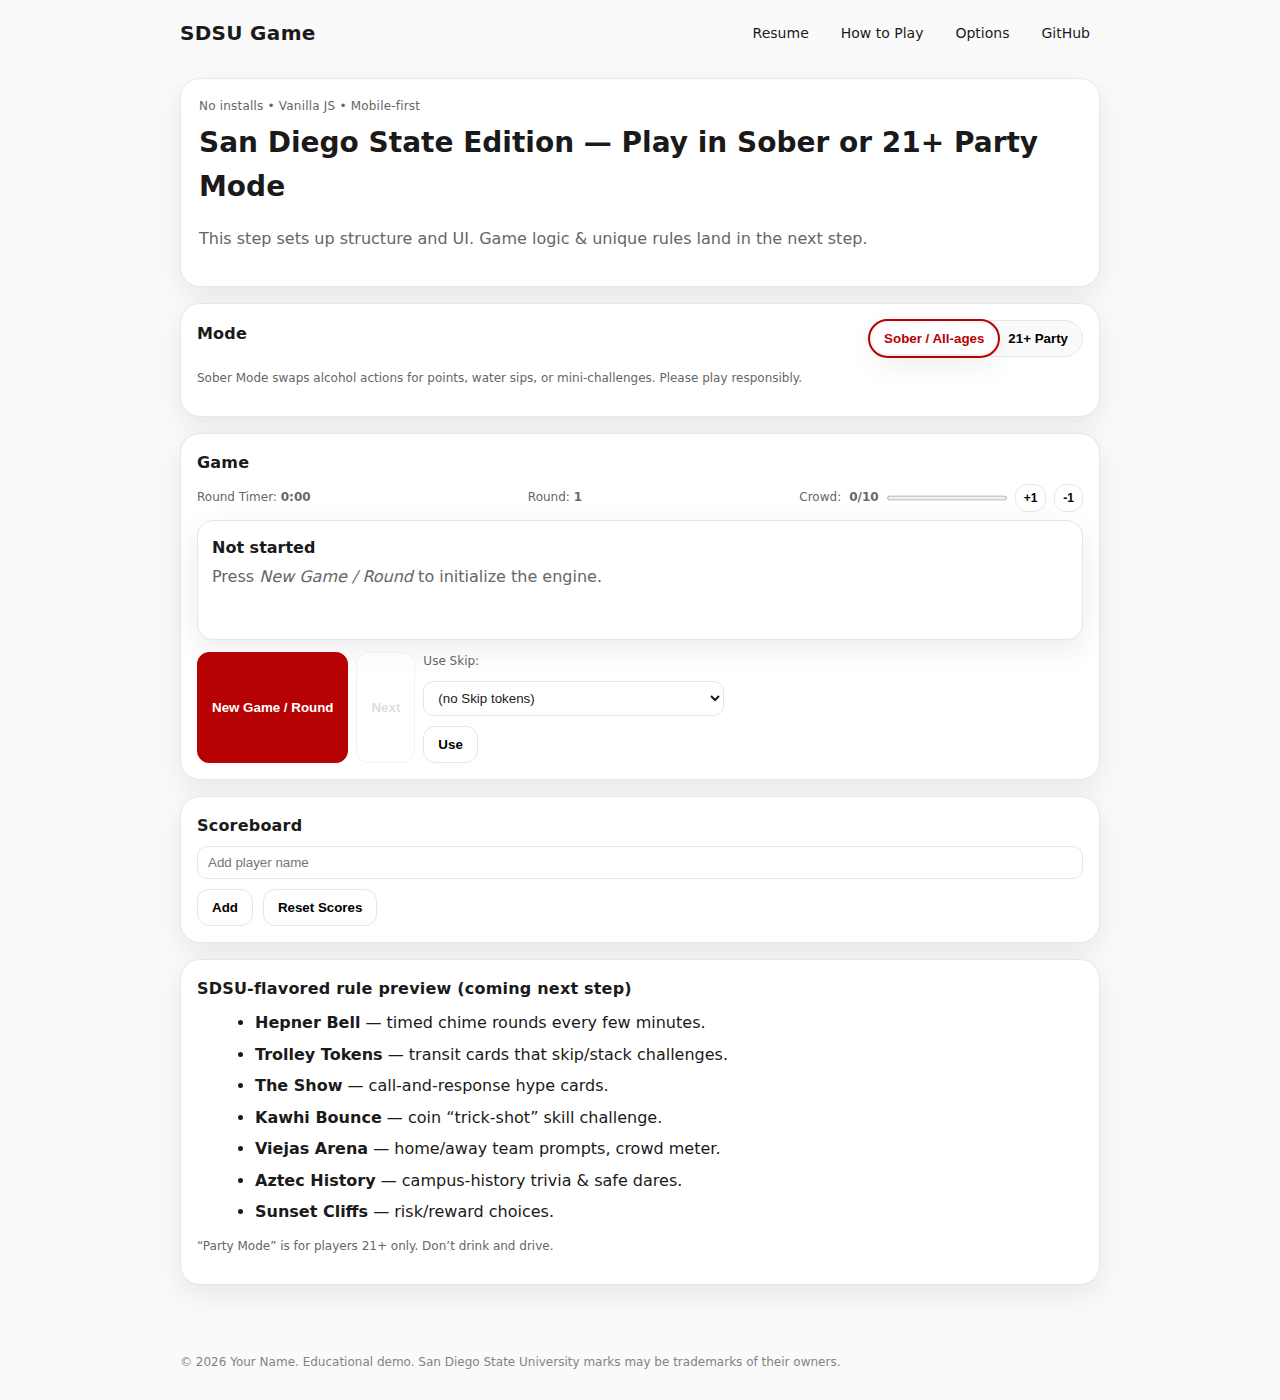
<file: index.html>
<!doctype html>
<html lang="en" data-mode="sober">
<head>
  <meta charset="utf-8" />
  <meta name="viewport" content="width=device-width,initial-scale=1" />
  <title>SDSU Edition — Party & Sober Modes</title>
  <meta name="description" content="A lightweight web game with Sober and 21+ Party modes, plus an engineering resume (coming soon)." />
  <link rel="stylesheet" href="./styles.css" />
  <link rel="icon" href="data:image/svg+xml,%3Csvg xmlns=%27http://www.w3.org/2000/svg%27 viewBox=%270 0 100 100%27%3E%3Ctext y=%2780%27 x=%2710%27 font-size=%2780%27%3E🎓%3C/text%3E%3C/svg%3E">
  
 <script defer src="./deck.js"></script>
<script defer src="./app.js"></script>

  <script defer src="./app.js"></script>
</head>
<body>
  <header class="site-header">
    <h1 class="brand">SDSU Game</h1>
    
    <nav class="nav">
  <a href="./resume.html" class="nav-link">Resume</a>
  <a href="#" id="howToLink" class="nav-link">How to Play</a>
  <a href="#" id="optionsLink" class="nav-link">Options</a>
  <a href="https://github.com" target="_blank" rel="noopener" class="nav-link">GitHub</a>
</nav>

  </header>

  <main class="container" role="main">
    <section class="hero">
      <p class="kicker">No installs • Vanilla JS • Mobile-first</p>
      <h2>San Diego State Edition — Play in Sober or 21+ Party Mode</h2>
      <p class="muted">
        This step sets up structure and UI. Game logic & unique rules land in the next step.
      </p>
    </section>

    <section class="panel">
      <div class="row between center">
        <h3 class="section-title">Mode</h3>
        <div class="segmented" role="group" aria-label="Game mode">
          <button class="seg-btn is-active" data-mode="sober" aria-pressed="true">Sober / All-ages</button>
          <button class="seg-btn" data-mode="party" aria-pressed="false">21+ Party</button>
        </div>
      </div>
      <p class="tiny muted" id="modeNote">
        Sober Mode swaps alcohol actions for points, water sips, or mini-challenges. Please play responsibly.
      </p>
    </section>

    <section class="panel">
  <h3 class="section-title">Game</h3>

  <!-- HUD -->
  <div class="hud row between center">
    <div class="tiny muted">Round Timer: <strong id="timer">--:--</strong></div>
    <div class="tiny muted">Round: <strong id="roundLabel">1</strong></div>
    <div class="tiny muted crowd-wrap">
      Crowd: <strong id="crowdVal">0/10</strong>
      <progress id="crowdBar" max="10" value="0" aria-label="Crowd meter"></progress>
      <button id="crowdPlus" class="btn tinybtn" title="Crowd +1">+1</button>
      <button id="crowdMinus" class="btn tinybtn" title="Crowd -1">-1</button>
    </div>
  </div>

  <div class="game">
    <div id="card" class="card" aria-live="polite">
      <div class="card-title">Not started</div>
      <p class="card-body muted">Press <em>New Game / Round</em> to initialize the engine.</p>
    </div>

    <div class="controls">
      <button id="startBtn" class="btn primary">New Game / Round</button>
      <button id="nextBtn" class="btn" disabled>Next</button>

      <div class="row">
        <span class="tiny muted">Use Skip:</span>
        <select id="skipSelect" class="input"></select>
        <button id="useSkipBtn" class="btn">Use</button>
        <span id="skipArmedNote" class="tiny muted" aria-live="polite"></span>
      </div>
    </div>
  </div>
</section>

    <section class="panel">
  <h3 class="section-title">Scoreboard</h3>
  <div id="players" class="players"></div>
  <div class="row">
    <input id="newPlayerName" class="input" placeholder="Add player name" />
    <button id="addPlayerBtn" class="btn">Add</button>
    <button id="resetScoresBtn" class="btn">Reset Scores</button>
  </div>
</section>

    <section class="panel">
      <h3 class="section-title">SDSU-flavored rule preview (coming next step)</h3>
      <ul class="rules">
        <li><strong>Hepner Bell</strong> — timed chime rounds every few minutes.</li>
        <li><strong>Trolley Tokens</strong> — transit cards that skip/stack challenges.</li>
        <li><strong>The Show</strong> — call-and-response hype cards.</li>
        <li><strong>Kawhi Bounce</strong> — coin “trick-shot” skill challenge.</li>
        <li><strong>Viejas Arena</strong> — home/away team prompts, crowd meter.</li>
        <li><strong>Aztec History</strong> — campus-history trivia & safe dares.</li>
        <li><strong>Sunset Cliffs</strong> — risk/reward choices.</li>
      </ul>
      <p class="tiny muted">“Party Mode” is for players 21+ only. Don’t drink and drive.</p>
    </section>
  </main>

  <footer class="site-footer">
    <p class="tiny muted">© <span id="year"></span> Your Name. Educational demo. San Diego State University marks may be trademarks of their owners.</p>
  </footer>

  <!-- Age Gate (shown only if switching to Party Mode without prior verification) -->
  <dialog id="ageGate" aria-label="Age verification">
    <form method="dialog" class="dialog-card">
      <h3>Are you 21 or older?</h3>
      <p class="muted">Party Mode is for 21+ players only. Sober Mode is available for everyone.</p>
      <div class="dialog-actions">
        <button value="no" class="btn">No, keep Sober Mode</button>
        <button value="yes" class="btn primary">Yes, I am 21+</button>
      </div>
    </form>
  </dialog>
  
  <!-- Setup dialog -->
<dialog id="setupDlg" aria-label="New game setup">
  <form method="dialog" class="dialog-card">
    <h3>New Game Setup</h3>

    <label class="tiny">Players (comma-separated)</label>
    <input type="text" id="playersInput" class="input" value="You, Friend" />

    <div class="row">
      <div style="flex:1">
        <label class="tiny">Win points</label>
        <input type="number" id="winPointsInput" class="input" min="5" max="50" />
      </div>
      <div style="flex:1">
        <label class="tiny">Round length (seconds)</label>
        <input type="number" id="roundSecondsInput" class="input" min="30" max="600" />
      </div>
    </div>

    <p class="tiny muted">Hepner Bell interrupts automatically every few minutes.</p>

    <div class="dialog-actions">
      <button value="cancel" class="btn">Cancel</button>
      <button value="begin" class="btn primary">Begin</button>
    </div>
  </form>
</dialog>

<!-- How to Play dialog -->
<dialog id="howToDlg" aria-label="How to Play">
  <form method="dialog" class="dialog-card">
    <h3>How to Play — SDSU Edition</h3>
    <p class="tiny muted">Two modes: <strong>Sober / All-ages</strong> and <strong>21+ Party</strong> (age gate enforced). Same cards, different actions.</p>

    <ul class="rules" style="margin-left:18px">
      <li><strong>Goal:</strong> First to <em>Win points</em> (default 10) or play by rounds.</li>
      <li><strong>Loop:</strong> Draw a card → follow the prompt → award/adjust points (+/- next to each player) → Next.</li>
      <li><strong>Crowd Meter:</strong> Hype actions raise Crowd. At max, a <em>Storm the Court</em> card triggers; meter resets to 3.</li>
      <li><strong>Hepner Bell:</strong> Every few minutes, a bell interrupt shows a global mini-action.</li>
      <li><strong>Trolley Tokens:</strong> Cards may grant <em>Skip</em> or <em>Boost</em>. Skip arms the next card to be skipped; Boost adds +2 the next time that player gains points.</li>
    </ul>

    <h4>Keyboard shortcuts</h4>
    <ul class="rules" style="margin-left:18px">
      <li><kbd>N</kbd> — Next card</li>
      <li><kbd>S</kbd> — New Game / Round (opens setup)</li>
      <li><kbd>[</kbd>/<kbd>]</kbd> — Crowd −1 / +1</li>
      <li><kbd>1…9</kbd> — +1 point to player #1–#9 (hold <kbd>⌥ Option</kbd> for −1)</li>
      <li><kbd>Esc</kbd> — Close an open dialog</li>
    </ul>

    <p class="tiny muted">Play responsibly. Party Mode is for 21+ only. Hydrate; never drink and drive.</p>

    <div class="dialog-actions">
      <button value="ok" class="btn primary">Got it</button>
    </div>
  </form>
</dialog>

<!-- Options dialog -->
<dialog id="optionsDlg" aria-label="Options">
  <form method="dialog" class="dialog-card">
    <h3>Options</h3>

    <label class="tiny">
      <input type="checkbox" id="optKeyboard" checked />
      Enable keyboard shortcuts
    </label>

    <div class="row" style="margin-top:8px">
      <div style="flex:1">
        <label class="tiny">Hepner Bell interval (seconds)</label>
        <input type="number" id="optBell" class="input" min="10" max="600" />
      </div>
      <div style="flex:1">
        <label class="tiny">Crowd max (trigger)</label>
        <input type="number" id="optCrowdMax" class="input" min="5" max="20" />
      </div>
      <div style="flex:1">
        <label class="tiny">Crowd reset after Storm</label>
        <input type="number" id="optCrowdReset" class="input" min="0" max="10" />
      </div>
    </div>

    <p class="tiny muted">Round length & win points are set in the “New Game / Round” setup dialog.</p>

    <div class="dialog-actions">
      <button value="cancel" class="btn">Cancel</button>
      <button value="save" class="btn primary">Save</button>
    </div>
  </form>
</dialog>

  
</body>
</html>
</file>
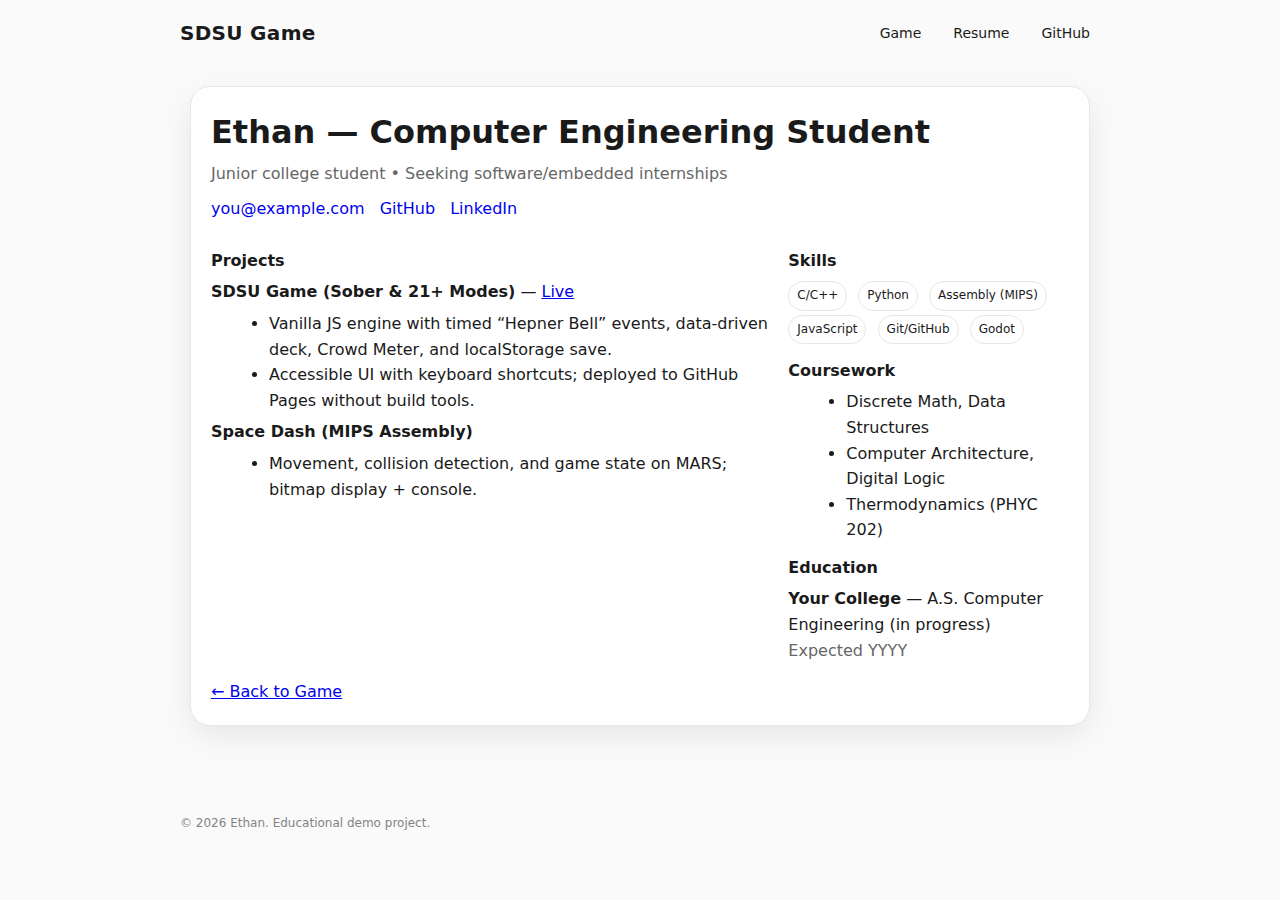
<file: resume.html>
<!doctype html>
<html lang="en">
<head>
  <meta charset="utf-8"/>
  <meta name="viewport" content="width=device-width,initial-scale=1"/>
  <title>Ethan — Engineering Resume</title>
  <link rel="stylesheet" href="./styles.css"/>
  <style>
    .resume{ max-width: 900px; margin: 20px auto 60px; background: var(--panel); border:1px solid var(--border); border-radius:20px; box-shadow: var(--shadow); padding: 20px; }
    .header{ display:flex; flex-wrap:wrap; justify-content:space-between; gap:10px; }
    .name{ font-size: clamp(22px, 3vw, 32px); margin:0; }
    .subtitle{ color: var(--muted); margin: 2px 0 0; }
    .cols{ display:grid; grid-template-columns: 2fr 1fr; gap: 16px; margin-top: 14px; }
    .section{ margin-top: 12px; }
    .section h3{ margin:0 0 6px; font-size: 16px; }
    .item{ margin: 6px 0; }
    .pill{ display:inline-block; padding:4px 8px; border:1px solid var(--border); border-radius:999px; font-size:12px; margin:2px 6px 2px 0; }
    .muted{ color: var(--muted); }
    .links a{ text-decoration:none; margin-right:10px; }
    .back{ display:inline-block; margin: 10px 0 0; }
    ul{ margin: 6px 0 0 18px; }
    @media (max-width: 760px){ .cols{ grid-template-columns: 1fr; } }
  </style>
</head>
<body>
  <header class="site-header">
    <h1 class="brand">SDSU Game</h1>
    <nav class="nav">
      <a href="./index.html" class="nav-link">Game</a>
      <a href="./resume.html" class="nav-link is-active">Resume</a>
      <a href="https://github.com" target="_blank" rel="noopener" class="nav-link">GitHub</a>
    </nav>
  </header>

  <main class="resume">
    <div class="header">
      <div>
        <h2 class="name">Ethan — Computer Engineering Student</h2>
        <p class="subtitle">Junior college student • Seeking software/embedded internships</p>
      </div>
      <div class="links">
        <!-- Replace with your real links -->
        <a href="mailto:you@example.com">you@example.com</a>
        <a href="https://github.com/ethangarc1a" target="_blank" rel="noopener">GitHub</a>
        <a href="https://www.linkedin.com/" target="_blank" rel="noopener">LinkedIn</a>
      </div>
    </div>

    <div class="cols">
      <section class="section">
        <h3>Projects</h3>

        <div class="item">
          <strong>SDSU Game (Sober & 21+ Modes)</strong> — <a href="./index.html">Live</a>
          <ul>
            <li>Vanilla JS engine with timed “Hepner Bell” events, data-driven deck, Crowd Meter, and localStorage save.</li>
            <li>Accessible UI with keyboard shortcuts; deployed to GitHub Pages without build tools.</li>
          </ul>
        </div>

        <div class="item">
          <strong>Space Dash (MIPS Assembly)</strong>
          <ul>
            <li>Movement, collision detection, and game state on MARS; bitmap display + console.</li>
          </ul>
        </div>
      </section>

      <aside>
        <section class="section">
          <h3>Skills</h3>
          <div>
            <span class="pill">C/C++</span>
            <span class="pill">Python</span>
            <span class="pill">Assembly (MIPS)</span>
            <span class="pill">JavaScript</span>
            <span class="pill">Git/GitHub</span>
            <span class="pill">Godot</span>
          </div>
        </section>

        <section class="section">
          <h3>Coursework</h3>
          <ul>
            <li>Discrete Math, Data Structures</li>
            <li>Computer Architecture, Digital Logic</li>
            <li>Thermodynamics (PHYC 202)</li>
          </ul>
        </section>

        <section class="section">
          <h3>Education</h3>
          <div class="item">
            <strong>Your College</strong> — A.S. Computer Engineering (in progress)
            <div class="muted">Expected YYYY</div>
          </div>
        </section>
      </aside>
    </div>

    <a class="back" href="./index.html">← Back to Game</a>
  </main>

  <footer class="site-footer">
    <p class="tiny muted">© <span id="year"></span> Ethan. Educational demo project.</p>
  </footer>

  <script>
    document.getElementById('year').textContent = new Date().getFullYear();
  </script>
</body>
</html>
</file>
<file: styles.css>
:root{
  --bg:#fafafa; --panel:#fff; --text:#1a1a1a; --muted:#666; --border:#e7e7e7;
  --accent:#b60202; --shadow:0 10px 30px rgba(0,0,0,.08);
  --radius:16px; --radius-lg:20px;
}
@media (prefers-color-scheme: dark){
  :root{
    --bg:#0f1115; --panel:#151821; --text:#eaeaea; --muted:#a1a1a1; --border:#2a2e3a;
    --accent:#ff4d4f; --shadow:0 10px 30px rgba(0,0,0,.5);
  }
}
:root[data-theme="light"]{ --bg:#fafafa; --panel:#fff; --text:#1a1a1a; --muted:#666; --border:#e7e7e7; --accent:#b60202; --shadow:0 10px 30px rgba(0,0,0,.08); }
:root[data-theme="dark"]{ --bg:#0f1115; --panel:#151821; --text:#eaeaea; --muted:#a1a1a1; --border:#2a2e3a; --accent:#ff4d4f; --shadow:0 10px 30px rgba(0,0,0,.5); }

*{box-sizing:border-box}
html,body{height:100%}
body{margin:0;background:var(--bg);color:var(--text);font:16px/1.6 system-ui,-apple-system,Segoe UI,Roboto,sans-serif}

/* Layout */
.site-header,.site-footer{max-width:960px;margin:0 auto;padding:16px 20px}
.container{max-width:960px;margin:0 auto;padding:12px 20px 40px}
.site-header{display:flex;align-items:center;justify-content:space-between}
.brand{font-size:20px;margin:0;letter-spacing:.3px}
.nav{display:flex;gap:12px;flex-wrap:wrap}
.nav-link{text-decoration:none;color:var(--text);font-size:14px;padding:6px 10px;border-radius:10px}
.nav-link:hover{background:var(--panel);box-shadow:var(--shadow)}
.nav-link.disabled{opacity:.45;pointer-events:none}

.hero{background:var(--panel);border:1px solid var(--border);border-radius:var(--radius-lg);padding:18px;box-shadow:var(--shadow)}
.kicker{margin:0 0 4px;font-size:12px;color:var(--muted);letter-spacing:.2px}
h2{margin:0 0 6px;font-size:clamp(20px,3vw,28px)}
.muted{color:var(--muted)}
.tiny{font-size:12px}
.section-title{margin:0 0 8px;font-size:16px;letter-spacing:.2px}

.panel{margin-top:16px;padding:16px;background:var(--panel);border:1px solid var(--border);border-radius:var(--radius-lg);box-shadow:var(--shadow)}

.row{display:flex;gap:10px;align-items:center;flex-wrap:wrap}
.row.center{align-items:center}
.row.between{justify-content:space-between}

.segmented{display:inline-flex;background:var(--bg);border:1px solid var(--border);border-radius:999px;padding:2px}
.seg-btn{border:0;background:transparent;padding:8px 12px;border-radius:999px;font-weight:600;cursor:pointer}
.seg-btn.is-active{background:var(--panel);box-shadow:var(--shadow);color:var(--accent)}
.seg-btn[aria-pressed="true"]{outline:2px solid var(--accent);outline-offset:2px}

.game{display:grid;gap:12px}
.card{border:1px solid var(--border);border-radius:var(--radius);padding:14px;background:var(--panel);box-shadow:var(--shadow);min-height:120px}
.card-title{font-weight:700;margin-bottom:4px}
.card-body{margin:0}

.controls{display:flex;gap:8px;flex-wrap:wrap}
.btn{appearance:none;border:1px solid var(--border);background:var(--panel);border-radius:12px;padding:10px 14px;cursor:pointer;font-weight:600}
.btn:hover{box-shadow:var(--shadow)}
.btn:disabled{opacity:.5;cursor:not-allowed}
.btn.primary{border-color:var(--accent);color:var(--panel);background:var(--accent)}
.btn.primary:disabled{color:var(--panel)}

.input{border:1px solid var(--border);background:var(--panel);color:var(--text);padding:8px 10px;border-radius:10px;min-width:160px;width:100%}

.rules{margin:8px 0 0 18px}
.rules li{margin:6px 0}

/* Dialog */
dialog::backdrop{background:rgba(0,0,0,.4)}
dialog{border:0;padding:0;border-radius:var(--radius-lg);width:min(600px,92vw);background:var(--panel);color:var(--text)}
.dialog-card{padding:16px}
.dialog-actions{display:flex;gap:8px;justify-content:flex-end;margin-top:10px}

/* Footer */
.site-footer{opacity:.8}

/* HUD / players */
.hud{margin-bottom:8px}
.crowd-wrap{display:flex;align-items:center;gap:8px}
progress{inline-size:120px;block-size:10px}
.players{display:grid;grid-template-columns:repeat(auto-fit,minmax(220px,1fr));gap:10px}
.player{border:1px solid var(--border);border-radius:12px;padding:10px;background:var(--panel);display:grid;grid-template-columns:1fr auto;gap:8px;align-items:center}
.player .name{font-weight:700}
.player .pts{font-variant-numeric:tabular-nums}
.player .actions{display:flex;gap:6px}
.badges{display:flex;gap:6px;flex-wrap:wrap}
.badge{border:1px solid var(--border);border-radius:999px;padding:2px 8px;font-size:12px}
.tinybtn{padding:6px 8px;font-size:12px}

/* Keyboard doc bits */
kbd{display:inline-block;padding:2px 6px;border:1px solid var(--border);border-bottom-width:2px;border-radius:6px;font-family:ui-monospace,SFMono-Regular,Menlo,monospace;font-size:12px;background:var(--panel)}
h4{margin:12px 0 6px;font-size:14px}

/* Deck Manager */
.grid2{display:grid;grid-template-columns:1fr 1fr;gap:10px}
@media (max-width:680px){.grid2{grid-template-columns:1fr}}
.cats{display:grid;grid-template-columns:repeat(auto-fit,minmax(180px,1fr));gap:8px}
.cat{border:1px solid var(--border);border-radius:12px;padding:8px;display:flex;align-items:center;justify-content:space-between;gap:8px}
.cat label{display:flex;align-items:center;gap:8px;font-weight:600}
.cat .count{font-size:12px;color:var(--muted)}
.import.hidden{display:none}
.import textarea{width:100%;font-family:ui-monospace,SFMono-Regular,Menlo,monospace}

/* Print */
@media print{
  .site-header,.site-footer,.nav{display:none!important}
  .resume{box-shadow:none!important;border:0!important;padding:0!important}
  body{background:#fff;color:#000}
}
</file>
